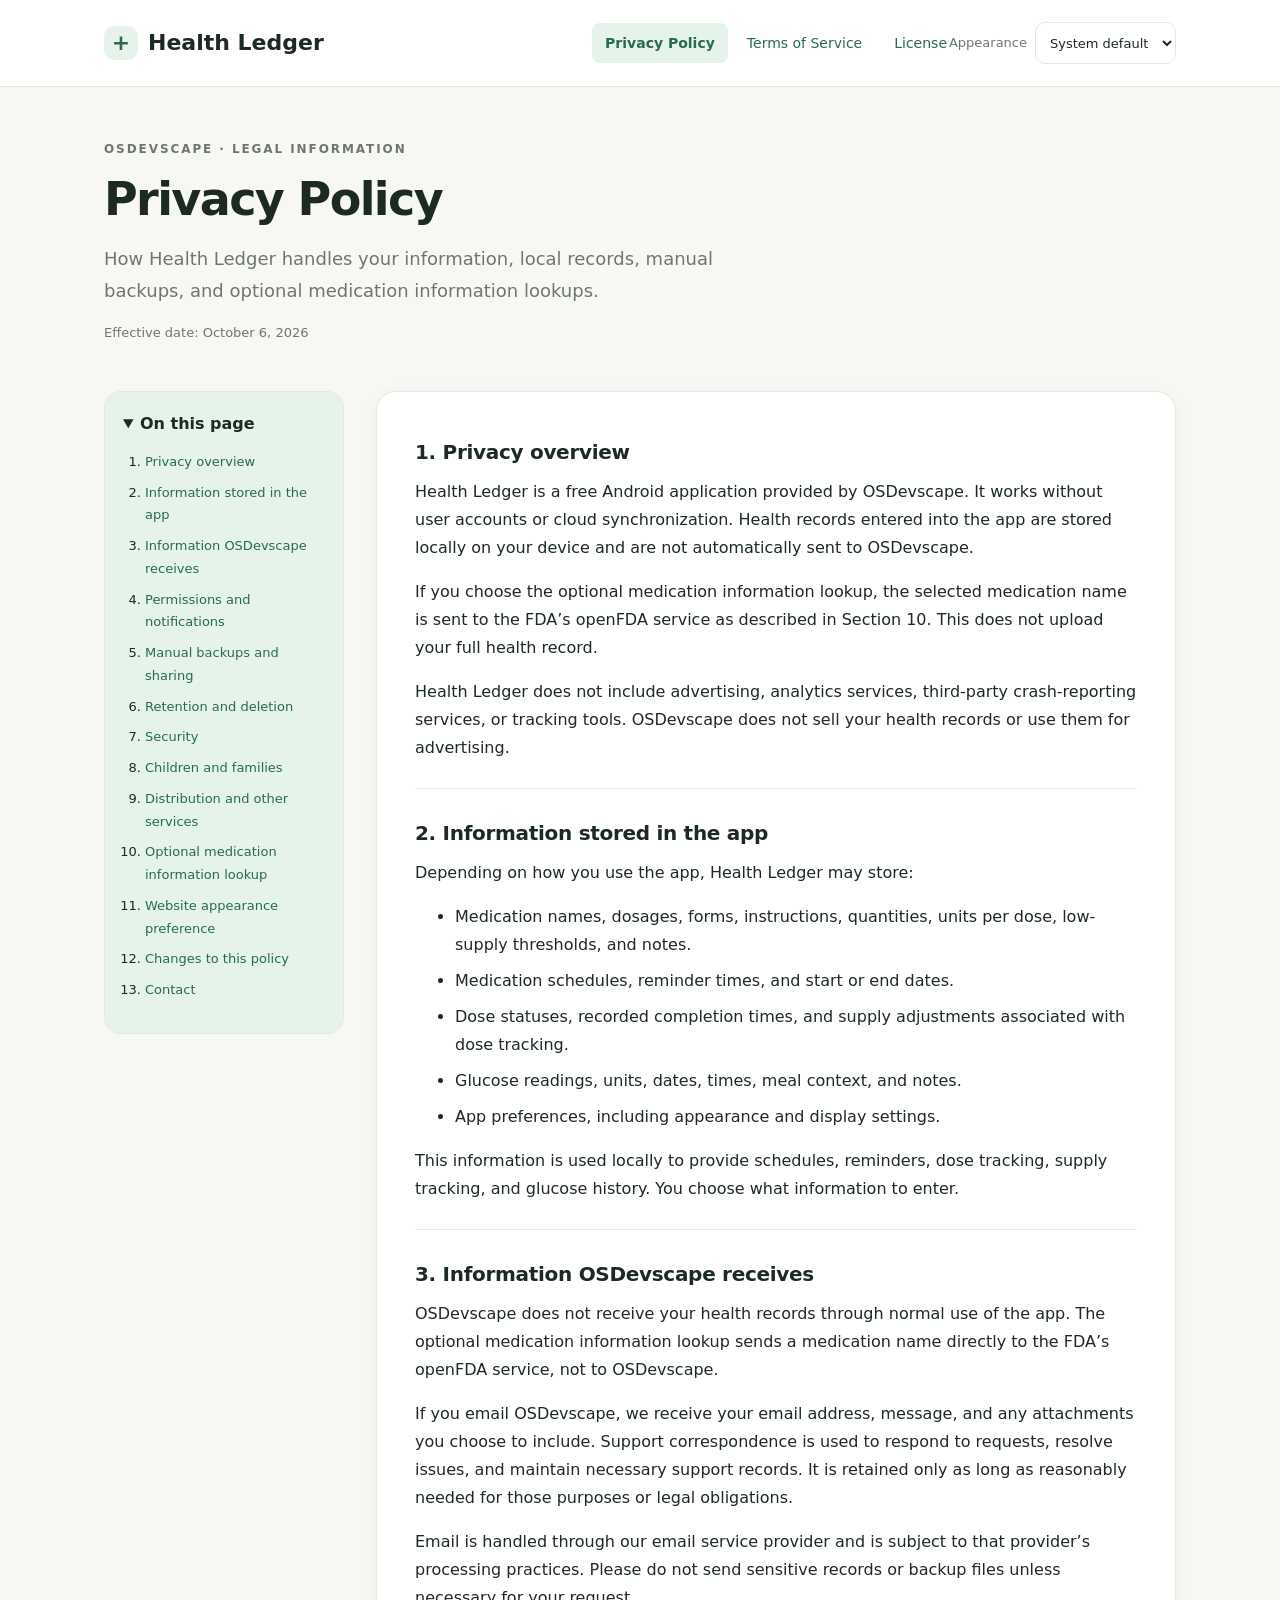
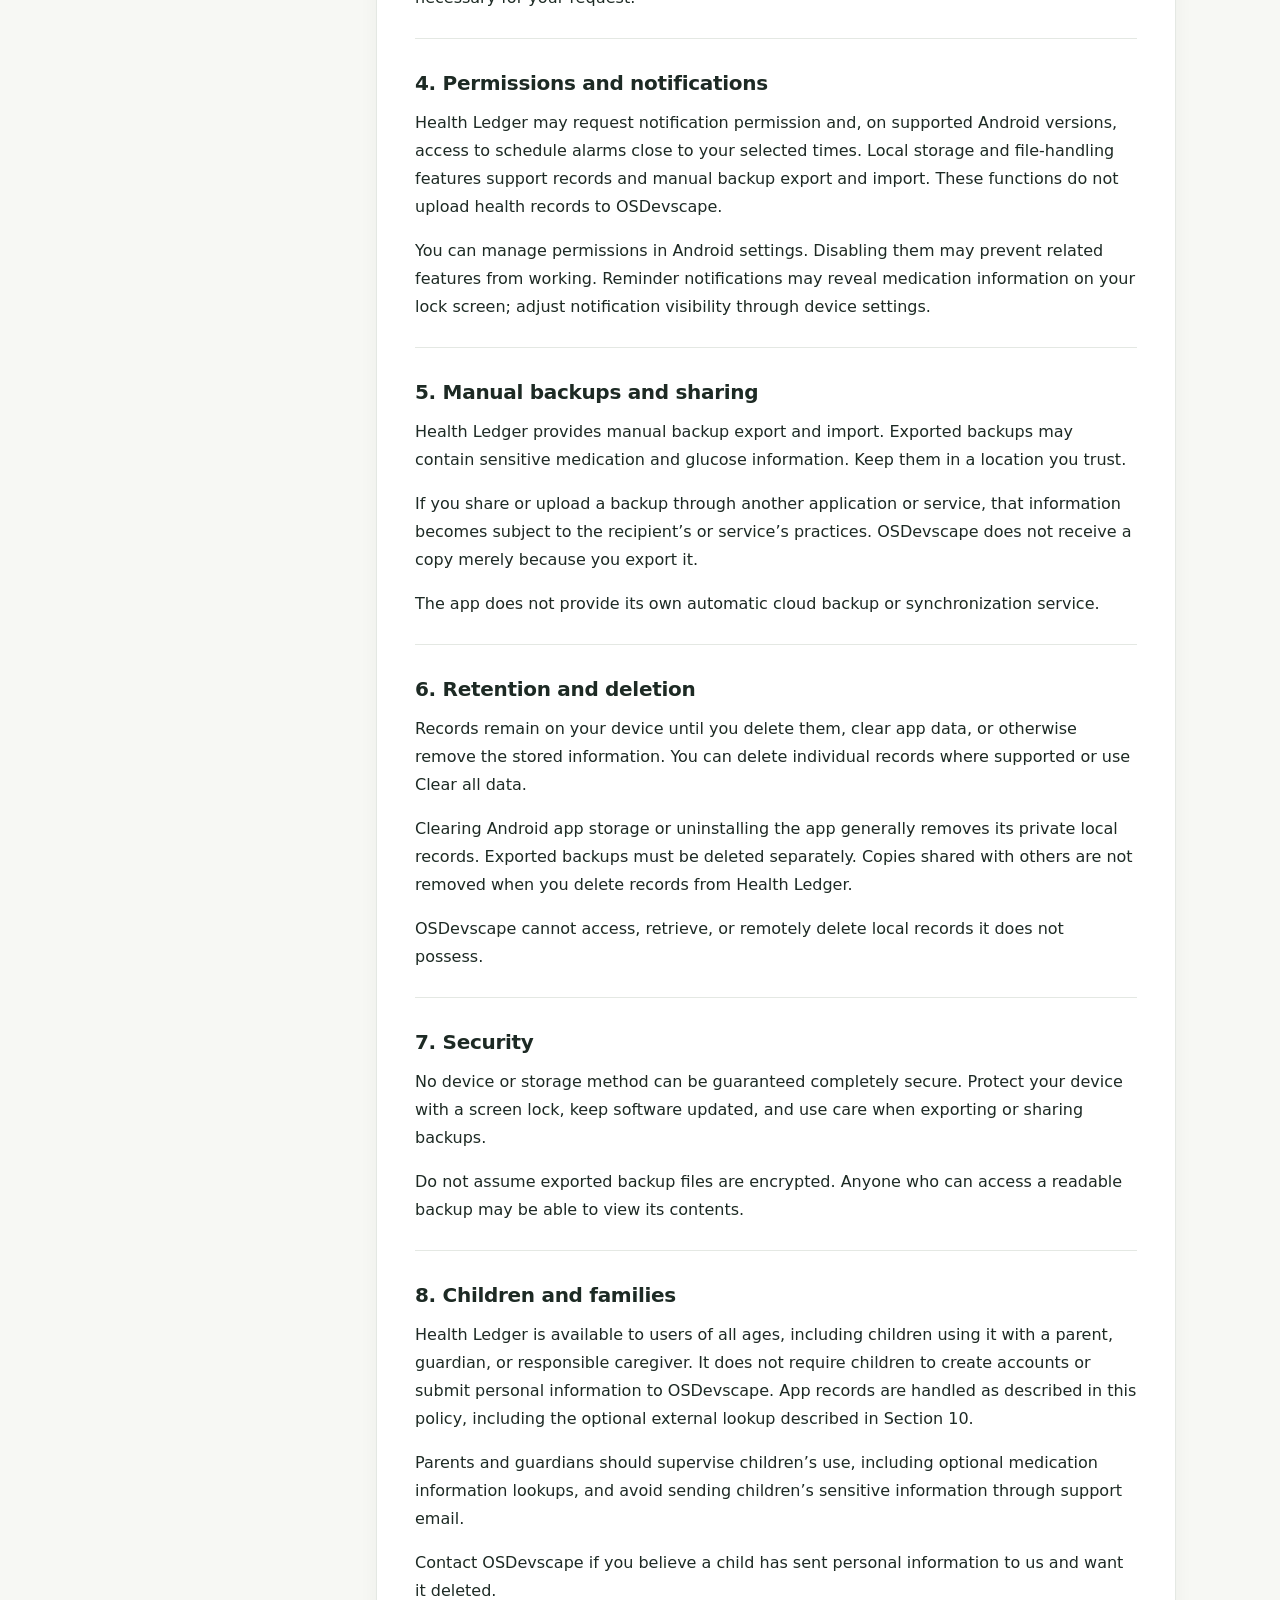
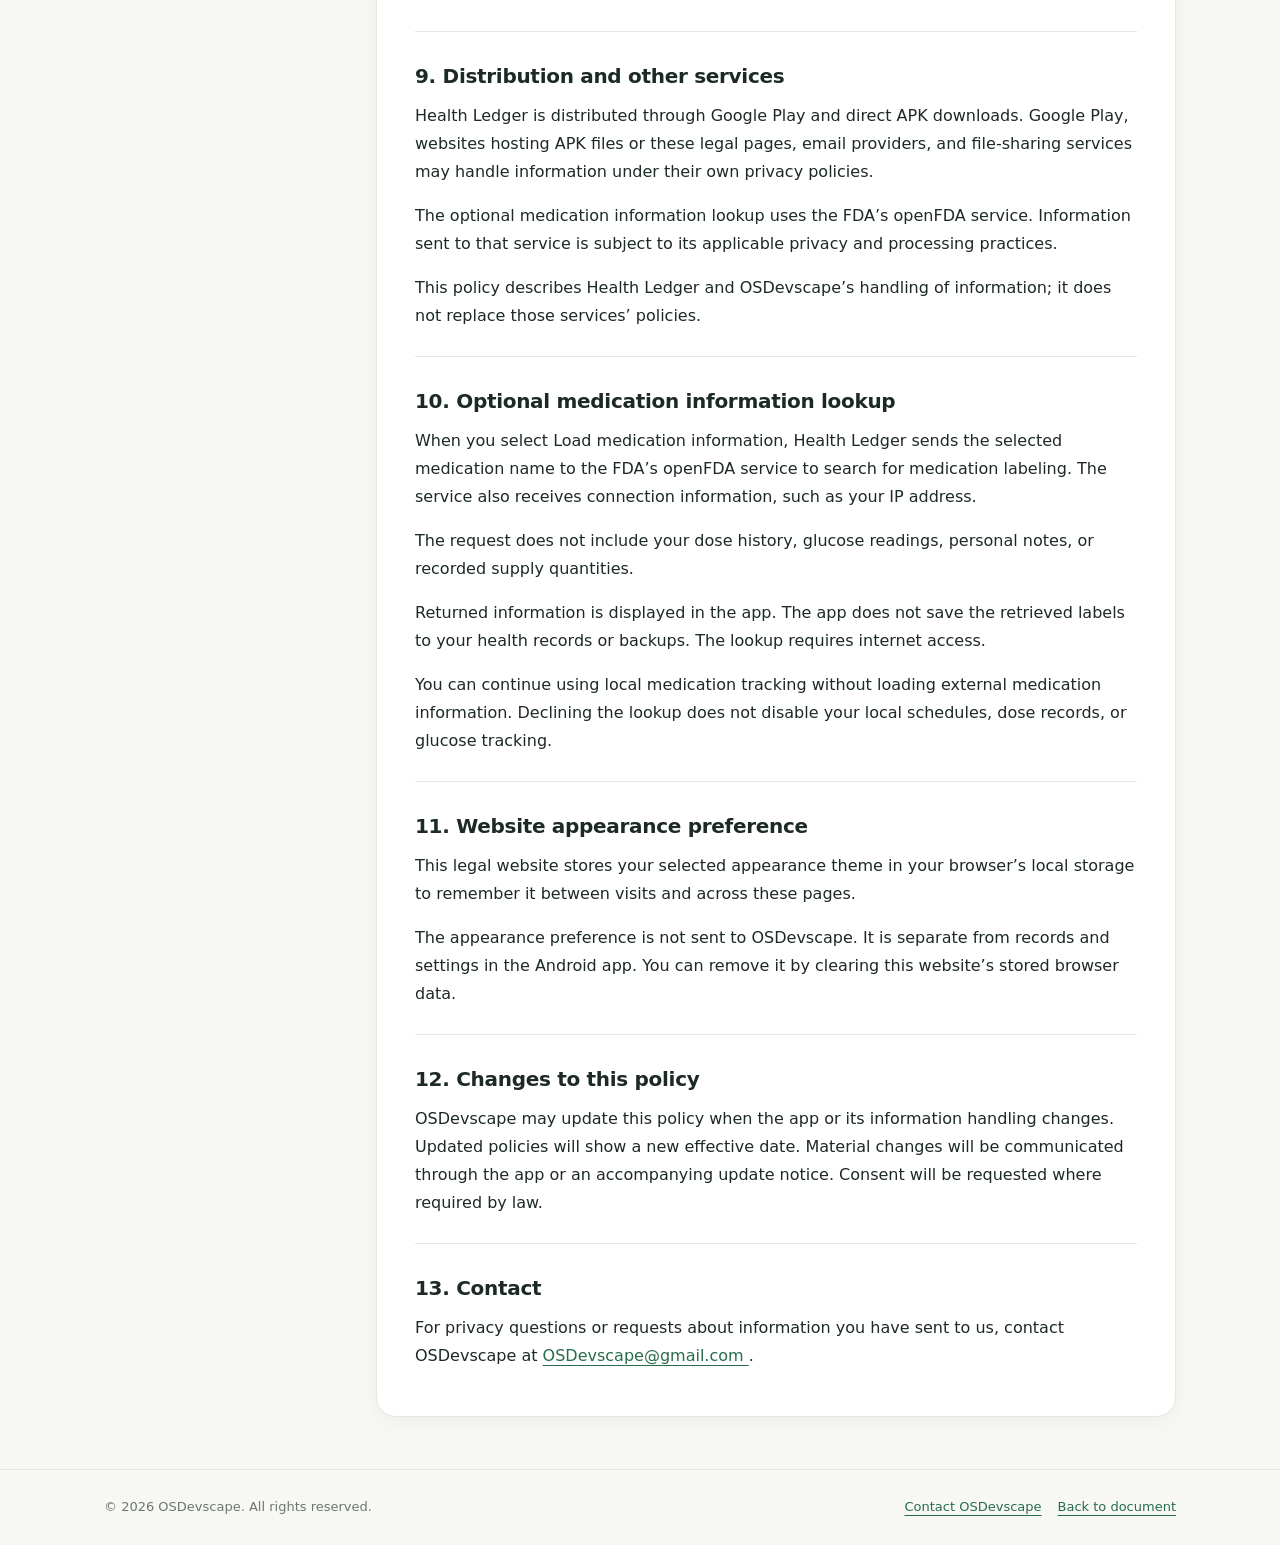
<file: index.html>
<!doctype html>
<html lang="en" data-theme="system">
<head>
  <meta charset="utf-8">
  <meta name="viewport" content="width=device-width, initial-scale=1">
  <meta name="theme-color" content="#28714f">
  <meta
    name="description"
    content="How Health Ledger handles your information, local records, manual backups, and optional medication information lookups."
  >

  <title>Privacy Policy | Health Ledger</title>

  <script src="theme.js"></script>
  <link rel="stylesheet" href="styles.css">
  <link rel="stylesheet" href="themes.css">
</head>

<body>
  <a class="skip" href="#document">Skip to document</a>

  <header>
    <div class="shell bar">
      <a class="brand" href="index.html">
        <span class="mark" aria-hidden="true">+</span>
        Health Ledger
      </a>

      <nav aria-label="Legal pages">
        <a href="index.html" aria-current="page">Privacy Policy</a>
        <a href="terms.html">Terms of Service</a>
        <a href="license.html">License</a>
      </nav>

      <label class="appearance" for="appearance-theme">
        <span>Appearance</span>

        <select id="appearance-theme">
          <option value="system">System default</option>
          <option value="light">Light mode</option>
          <option value="dark">Dark mode</option>
          <option value="osrs">Brown &amp; Gold</option>
        </select>
      </label>
    </div>
  </header>

  <main class="shell">
    <div class="hero">
      <div class="eyebrow">OSDevscape · Legal information</div>

      <h1>Privacy Policy</h1>

      <p class="intro">
        How Health Ledger handles your information, local records,
        manual backups, and optional medication information lookups.
      </p>

      <p class="date">
        Effective date:
        <time datetime="2026-10-06">October 6, 2026</time>
      </p>
    </div>

    <div class="layout">
      <aside aria-label="On this page">
        <details open>
          <summary>On this page</summary>

          <ol>
            <li><a href="#section-1">Privacy overview</a></li>
            <li><a href="#section-2">Information stored in the app</a></li>
            <li><a href="#section-3">Information OSDevscape receives</a></li>
            <li><a href="#section-4">Permissions and notifications</a></li>
            <li><a href="#section-5">Manual backups and sharing</a></li>
            <li><a href="#section-6">Retention and deletion</a></li>
            <li><a href="#section-7">Security</a></li>
            <li><a href="#section-8">Children and families</a></li>
            <li><a href="#section-9">Distribution and other services</a></li>
            <li>
              <a href="#medication-information-lookup">
                Optional medication information lookup
              </a>
            </li>
            <li>
              <a href="#website-appearance">
                Website appearance preference
              </a>
            </li>
            <li><a href="#policy-changes">Changes to this policy</a></li>
            <li><a href="#contact">Contact</a></li>
          </ol>
        </details>
      </aside>

      <article id="document" tabindex="-1">
        <section id="section-1" aria-labelledby="heading-1">
          <h2 id="heading-1">1. Privacy overview</h2>

          <p>
            Health Ledger is a free Android application provided by
            OSDevscape. It works without user accounts or cloud
            synchronization. Health records entered into the app are
            stored locally on your device and are not automatically
            sent to OSDevscape.
          </p>

          <p>
            If you choose the optional medication information lookup,
            the selected medication name is sent to the FDA’s openFDA
            service as described in Section 10. This does not upload
            your full health record.
          </p>

          <p>
            Health Ledger does not include advertising, analytics
            services, third-party crash-reporting services, or tracking
            tools. OSDevscape does not sell your health records or use
            them for advertising.
          </p>
        </section>

        <section id="section-2" aria-labelledby="heading-2">
          <h2 id="heading-2">2. Information stored in the app</h2>

          <p>Depending on how you use the app, Health Ledger may store:</p>

          <ul>
            <li>
              Medication names, dosages, forms, instructions, quantities,
              units per dose, low-supply thresholds, and notes.
            </li>
            <li>
              Medication schedules, reminder times, and start or end dates.
            </li>
            <li>
              Dose statuses, recorded completion times, and supply
              adjustments associated with dose tracking.
            </li>
            <li>
              Glucose readings, units, dates, times, meal context, and notes.
            </li>
            <li>
              App preferences, including appearance and display settings.
            </li>
          </ul>

          <p>
            This information is used locally to provide schedules,
            reminders, dose tracking, supply tracking, and glucose history.
            You choose what information to enter.
          </p>
        </section>

        <section id="section-3" aria-labelledby="heading-3">
          <h2 id="heading-3">3. Information OSDevscape receives</h2>

          <p>
            OSDevscape does not receive your health records through
            normal use of the app. The optional medication information
            lookup sends a medication name directly to the FDA’s openFDA
            service, not to OSDevscape.
          </p>

          <p>
            If you email OSDevscape, we receive your email address,
            message, and any attachments you choose to include.
            Support correspondence is used to respond to requests,
            resolve issues, and maintain necessary support records.
            It is retained only as long as reasonably needed for those
            purposes or legal obligations.
          </p>

          <p>
            Email is handled through our email service provider and is
            subject to that provider’s processing practices. Please do
            not send sensitive records or backup files unless necessary
            for your request.
          </p>
        </section>

        <section id="section-4" aria-labelledby="heading-4">
          <h2 id="heading-4">4. Permissions and notifications</h2>

          <p>
            Health Ledger may request notification permission and,
            on supported Android versions, access to schedule alarms
            close to your selected times. Local storage and file-handling
            features support records and manual backup export and import.
            These functions do not upload health records to OSDevscape.
          </p>

          <p>
            You can manage permissions in Android settings. Disabling
            them may prevent related features from working. Reminder
            notifications may reveal medication information on your
            lock screen; adjust notification visibility through
            device settings.
          </p>
        </section>

        <section id="section-5" aria-labelledby="heading-5">
          <h2 id="heading-5">5. Manual backups and sharing</h2>

          <p>
            Health Ledger provides manual backup export and import.
            Exported backups may contain sensitive medication and glucose
            information. Keep them in a location you trust.
          </p>

          <p>
            If you share or upload a backup through another application
            or service, that information becomes subject to the
            recipient’s or service’s practices. OSDevscape does not
            receive a copy merely because you export it.
          </p>

          <p>
            The app does not provide its own automatic cloud backup
            or synchronization service.
          </p>
        </section>

        <section id="section-6" aria-labelledby="heading-6">
          <h2 id="heading-6">6. Retention and deletion</h2>

          <p>
            Records remain on your device until you delete them, clear
            app data, or otherwise remove the stored information. You
            can delete individual records where supported or use
            Clear all data.
          </p>

          <p>
            Clearing Android app storage or uninstalling the app generally
            removes its private local records. Exported backups must be
            deleted separately. Copies shared with others are not removed
            when you delete records from Health Ledger.
          </p>

          <p>
            OSDevscape cannot access, retrieve, or remotely delete local
            records it does not possess.
          </p>
        </section>

        <section id="section-7" aria-labelledby="heading-7">
          <h2 id="heading-7">7. Security</h2>

          <p>
            No device or storage method can be guaranteed completely
            secure. Protect your device with a screen lock, keep software
            updated, and use care when exporting or sharing backups.
          </p>

          <p>
            Do not assume exported backup files are encrypted. Anyone
            who can access a readable backup may be able to view
            its contents.
          </p>
        </section>

        <section id="section-8" aria-labelledby="heading-8">
          <h2 id="heading-8">8. Children and families</h2>

          <p>
            Health Ledger is available to users of all ages, including
            children using it with a parent, guardian, or responsible
            caregiver. It does not require children to create accounts
            or submit personal information to OSDevscape. App records
            are handled as described in this policy, including the
            optional external lookup described in Section 10.
          </p>

          <p>
            Parents and guardians should supervise children’s use,
            including optional medication information lookups, and
            avoid sending children’s sensitive information through
            support email.
          </p>

          <p>
            Contact OSDevscape if you believe a child has sent personal
            information to us and want it deleted.
          </p>
        </section>

        <section id="section-9" aria-labelledby="heading-9">
          <h2 id="heading-9">9. Distribution and other services</h2>

          <p>
            Health Ledger is distributed through Google Play and direct
            APK downloads. Google Play, websites hosting APK files or
            these legal pages, email providers, and file-sharing services
            may handle information under their own privacy policies.
          </p>

          <p>
            The optional medication information lookup uses the FDA’s
            openFDA service. Information sent to that service is subject
            to its applicable privacy and processing practices.
          </p>

          <p>
            This policy describes Health Ledger and OSDevscape’s handling
            of information; it does not replace those services’ policies.
          </p>
        </section>

        <section
          id="medication-information-lookup"
          aria-labelledby="medication-information-lookup-title"
        >
          <h2 id="medication-information-lookup-title">
            10. Optional medication information lookup
          </h2>

          <p>
            When you select Load medication information, Health Ledger
            sends the selected medication name to the FDA’s openFDA
            service to search for medication labeling. The service
            also receives connection information, such as your IP address.
          </p>

          <p>
            The request does not include your dose history, glucose
            readings, personal notes, or recorded supply quantities.
          </p>

          <p>
            Returned information is displayed in the app. The app does
            not save the retrieved labels to your health records or
            backups. The lookup requires internet access.
          </p>

          <p>
            You can continue using local medication tracking without
            loading external medication information. Declining the lookup
            does not disable your local schedules, dose records, or
            glucose tracking.
          </p>
        </section>

        <section
          id="website-appearance"
          aria-labelledby="website-appearance-title"
        >
          <h2 id="website-appearance-title">
            11. Website appearance preference
          </h2>

          <p>
            This legal website stores your selected appearance theme
            in your browser’s local storage to remember it between
            visits and across these pages.
          </p>

          <p>
            The appearance preference is not sent to OSDevscape.
            It is separate from records and settings in the Android app.
            You can remove it by clearing this website’s stored
            browser data.
          </p>
        </section>

        <section id="policy-changes" aria-labelledby="policy-changes-title">
          <h2 id="policy-changes-title">12. Changes to this policy</h2>

          <p>
            OSDevscape may update this policy when the app or its
            information handling changes. Updated policies will show
            a new effective date. Material changes will be communicated
            through the app or an accompanying update notice. Consent
            will be requested where required by law.
          </p>
        </section>

        <section id="contact" aria-labelledby="contact-title">
          <h2 id="contact-title">13. Contact</h2>

          <p>
            For privacy questions or requests about information you
            have sent to us, contact OSDevscape at
            <a href="mailto:OSDevscape@gmail.com">
              OSDevscape@gmail.com
            </a>.
          </p>
        </section>
      </article>
    </div>
  </main>

  <footer>
    <div class="shell foot">
      <span>© 2026 OSDevscape. All rights reserved.</span>

      <div class="footerlinks">
        <a href="mailto:OSDevscape@gmail.com">Contact OSDevscape</a>
        <a href="#document">Back to document</a>
      </div>
    </div>
  </footer>
</body>
</html>
</file>
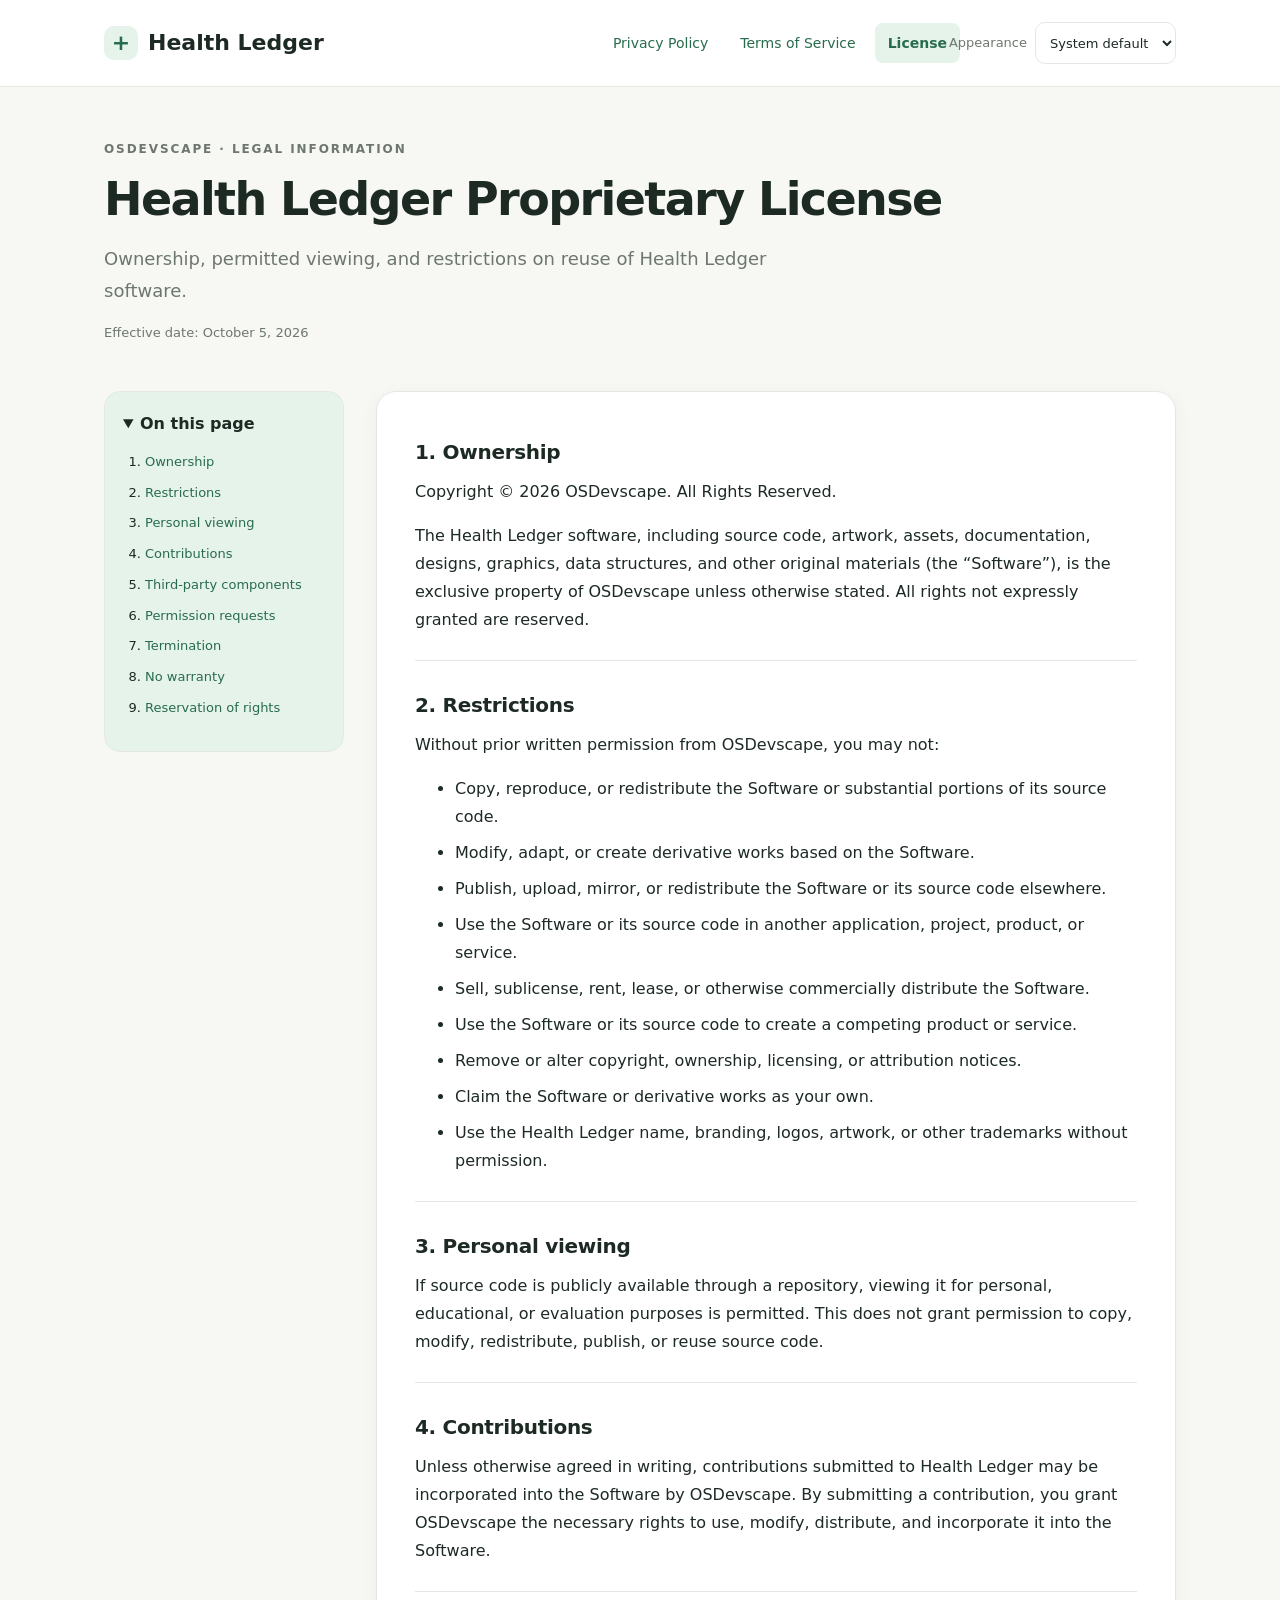
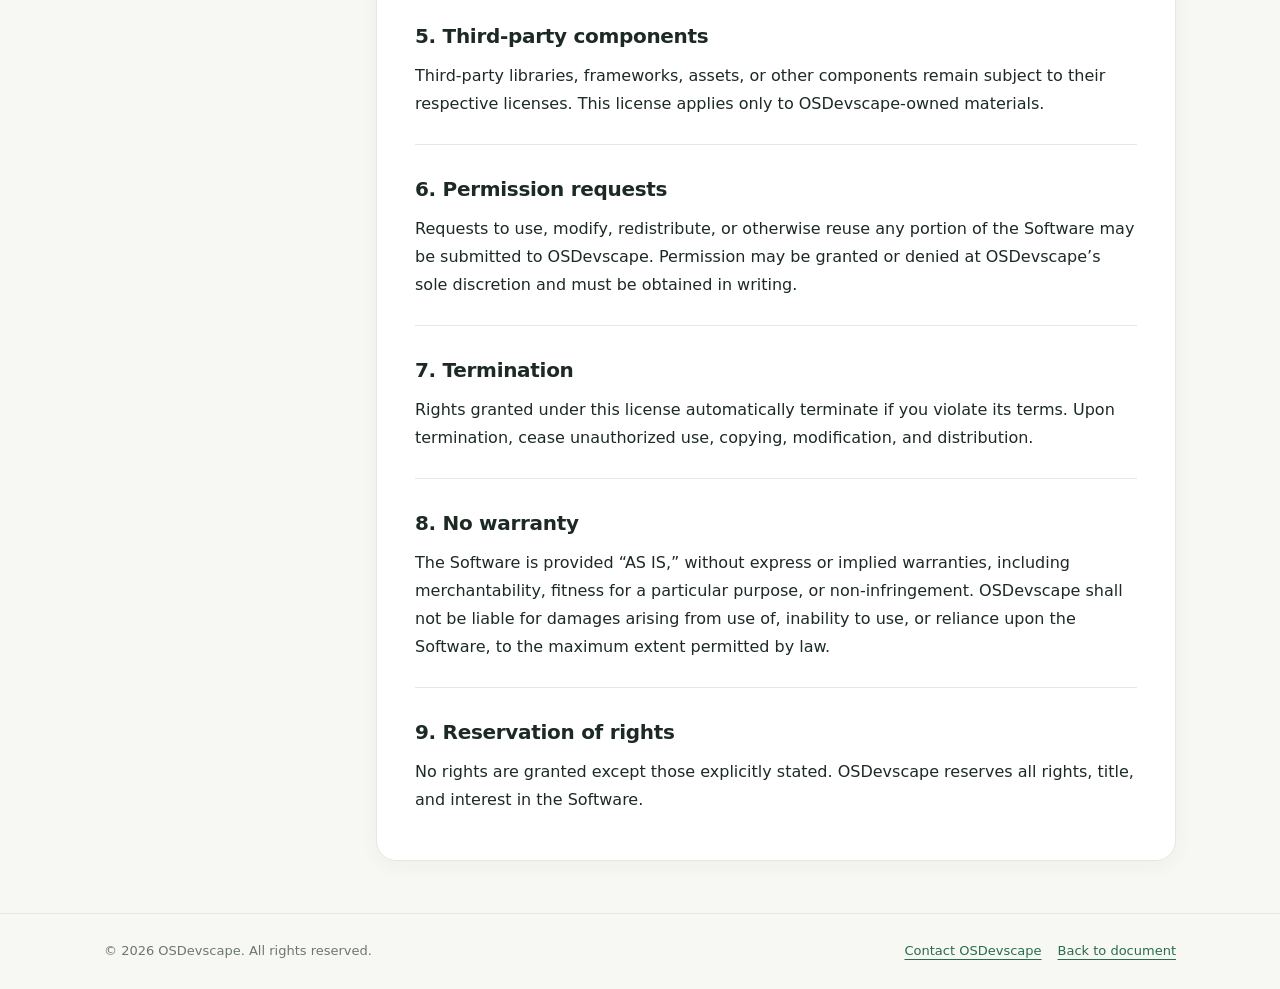
<file: license.html>
<!doctype html>
<html lang="en"><head><meta charset="utf-8"><meta name="viewport" content="width=device-width,initial-scale=1"><meta name="theme-color" content="#28714f"><meta name="description" content="Ownership, permitted viewing, and restrictions on reuse of Health Ledger software."><title>License | Health Ledger</title><script src="theme.js"></script>
<link rel="stylesheet" href="styles.css">
<link rel="stylesheet" href="themes.css"></head>
<body><a class="skip" href="#document">Skip to document</a><header><div class="shell bar"><a class="brand" href="index.html"><span class="mark" aria-hidden="true">+</span>Health Ledger</a><nav aria-label="Legal pages"><a href="index.html">Privacy Policy</a><a href="terms.html">Terms of Service</a><a href="license.html" aria-current="page">License</a></nav><label class="appearance" for="appearance-theme">
  <span>Appearance</span>
  <select id="appearance-theme">
    <option value="system">System default</option>
    <option value="light">Light mode</option>
    <option value="dark">Dark mode</option>
    <option value="osrs">Brown &amp; Gold</option>
  </select>
</label></div></header><main class="shell"><div class="hero"><div class="eyebrow">OSDevscape · Legal information</div><h1>Health Ledger Proprietary License</h1><p class="intro">Ownership, permitted viewing, and restrictions on reuse of Health Ledger software.</p><p class="date">Effective date: <time datetime="2026-10-05">October 5, 2026</time></p></div><div class="layout"><aside aria-label="On this page"><details open><summary>On this page</summary><ol><li><a href="#section-1">Ownership</a></li><li><a href="#section-2">Restrictions</a></li><li><a href="#section-3">Personal viewing</a></li><li><a href="#section-4">Contributions</a></li><li><a href="#section-5">Third-party components</a></li><li><a href="#section-6">Permission requests</a></li><li><a href="#section-7">Termination</a></li><li><a href="#section-8">No warranty</a></li><li><a href="#section-9">Reservation of rights</a></li></ol></details></aside><article id="document" tabindex="-1"><section id="section-1" aria-labelledby="heading-1"><h2 id="heading-1">1. Ownership</h2><p>Copyright © 2026 OSDevscape. All Rights Reserved.</p><p>The Health Ledger software, including source code, artwork, assets, documentation, designs, graphics, data structures, and other original materials (the “Software”), is the exclusive property of OSDevscape unless otherwise stated. All rights not expressly granted are reserved.</p></section><section id="section-2" aria-labelledby="heading-2"><h2 id="heading-2">2. Restrictions</h2><p>Without prior written permission from OSDevscape, you may not:</p><ul><li>Copy, reproduce, or redistribute the Software or substantial portions of its source code.</li><li>Modify, adapt, or create derivative works based on the Software.</li><li>Publish, upload, mirror, or redistribute the Software or its source code elsewhere.</li><li>Use the Software or its source code in another application, project, product, or service.</li><li>Sell, sublicense, rent, lease, or otherwise commercially distribute the Software.</li><li>Use the Software or its source code to create a competing product or service.</li><li>Remove or alter copyright, ownership, licensing, or attribution notices.</li><li>Claim the Software or derivative works as your own.</li><li>Use the Health Ledger name, branding, logos, artwork, or other trademarks without permission.</li></ul></section><section id="section-3" aria-labelledby="heading-3"><h2 id="heading-3">3. Personal viewing</h2><p>If source code is publicly available through a repository, viewing it for personal, educational, or evaluation purposes is permitted. This does not grant permission to copy, modify, redistribute, publish, or reuse source code.</p></section><section id="section-4" aria-labelledby="heading-4"><h2 id="heading-4">4. Contributions</h2><p>Unless otherwise agreed in writing, contributions submitted to Health Ledger may be incorporated into the Software by OSDevscape. By submitting a contribution, you grant OSDevscape the necessary rights to use, modify, distribute, and incorporate it into the Software.</p></section><section id="section-5" aria-labelledby="heading-5"><h2 id="heading-5">5. Third-party components</h2><p>Third-party libraries, frameworks, assets, or other components remain subject to their respective licenses. This license applies only to OSDevscape-owned materials.</p></section><section id="section-6" aria-labelledby="heading-6"><h2 id="heading-6">6. Permission requests</h2><p>Requests to use, modify, redistribute, or otherwise reuse any portion of the Software may be submitted to OSDevscape. Permission may be granted or denied at OSDevscape’s sole discretion and must be obtained in writing.</p></section><section id="section-7" aria-labelledby="heading-7"><h2 id="heading-7">7. Termination</h2><p>Rights granted under this license automatically terminate if you violate its terms. Upon termination, cease unauthorized use, copying, modification, and distribution.</p></section><section id="section-8" aria-labelledby="heading-8"><h2 id="heading-8">8. No warranty</h2><p>The Software is provided “AS IS,” without express or implied warranties, including merchantability, fitness for a particular purpose, or non-infringement. OSDevscape shall not be liable for damages arising from use of, inability to use, or reliance upon the Software, to the maximum extent permitted by law.</p></section><section id="section-9" aria-labelledby="heading-9"><h2 id="heading-9">9. Reservation of rights</h2><p>No rights are granted except those explicitly stated. OSDevscape reserves all rights, title, and interest in the Software.</p></section></article></div></main><footer><div class="shell foot"><span>© 2026 OSDevscape. All rights reserved.</span><div class="footerlinks"><a href="mailto:OSDevscape@gmail.com">Contact OSDevscape</a><a href="#document">Back to document</a></div></div></footer></body></html>
</file>
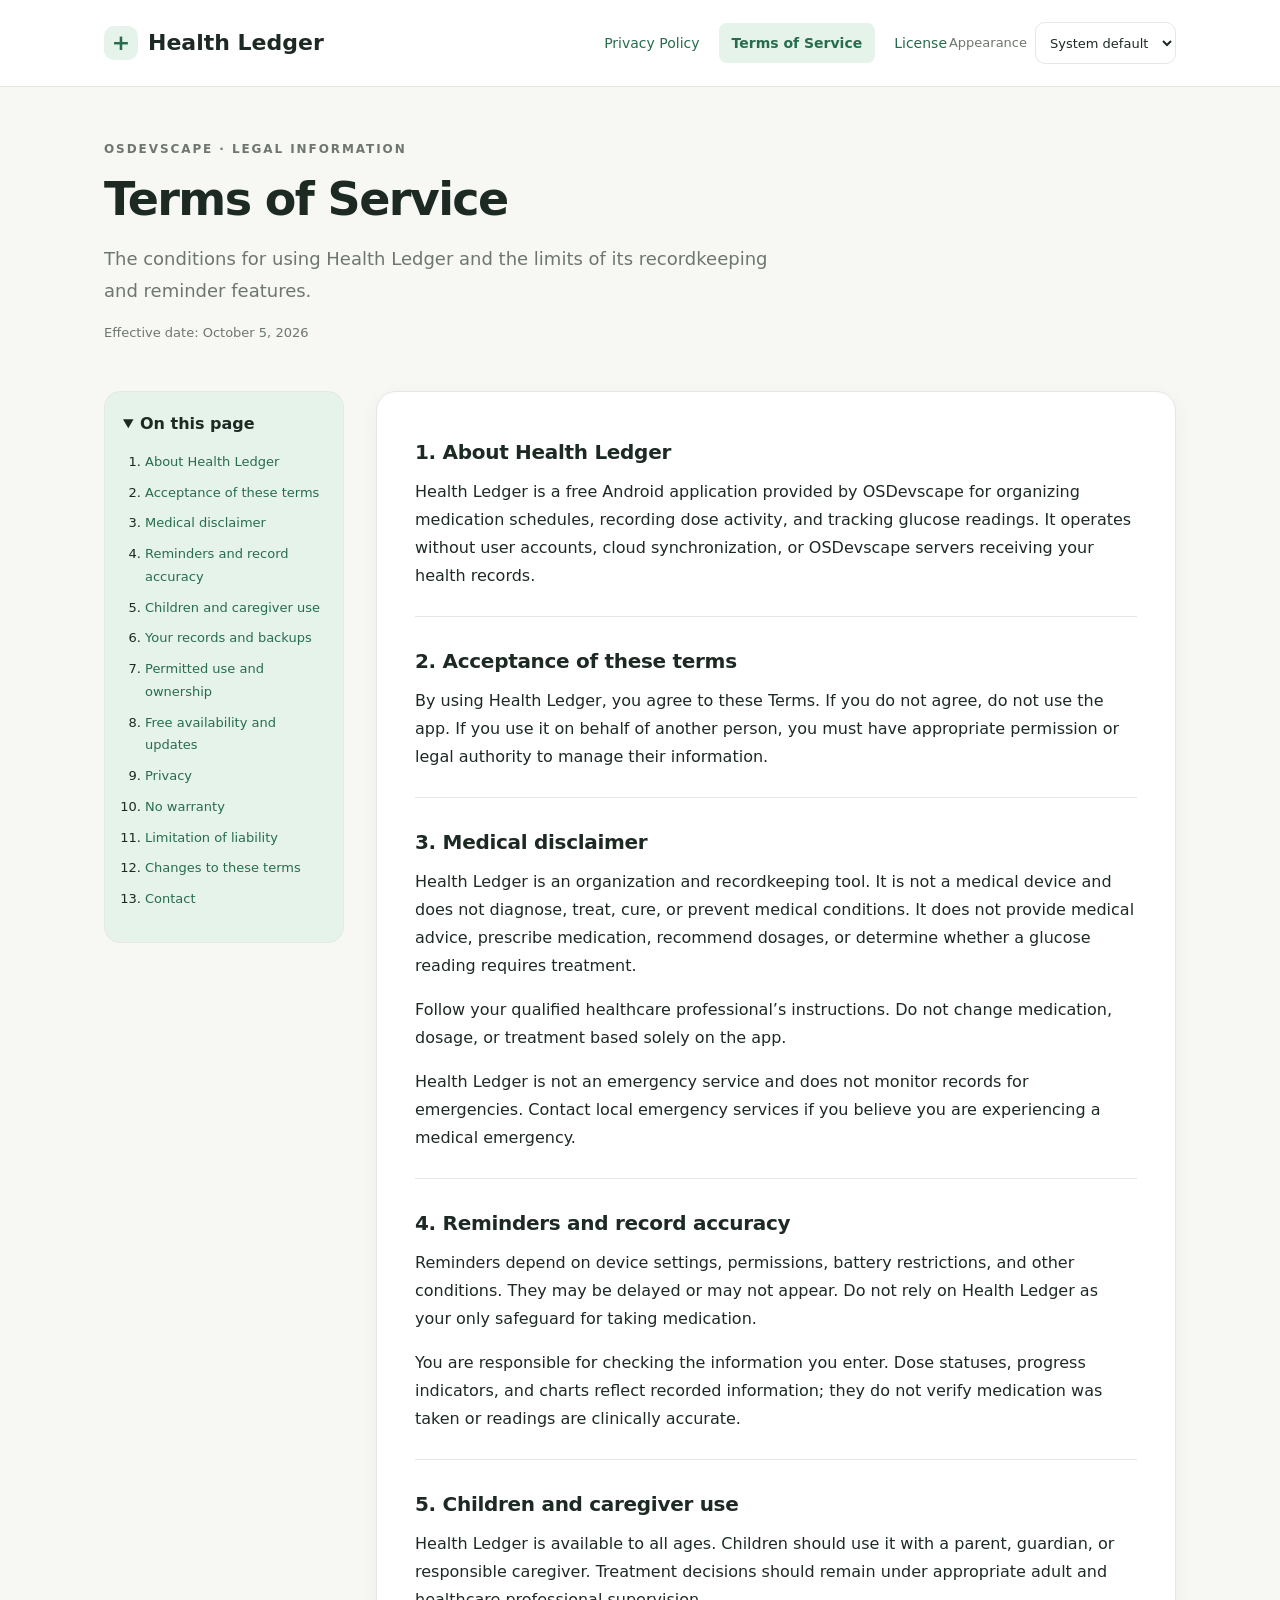
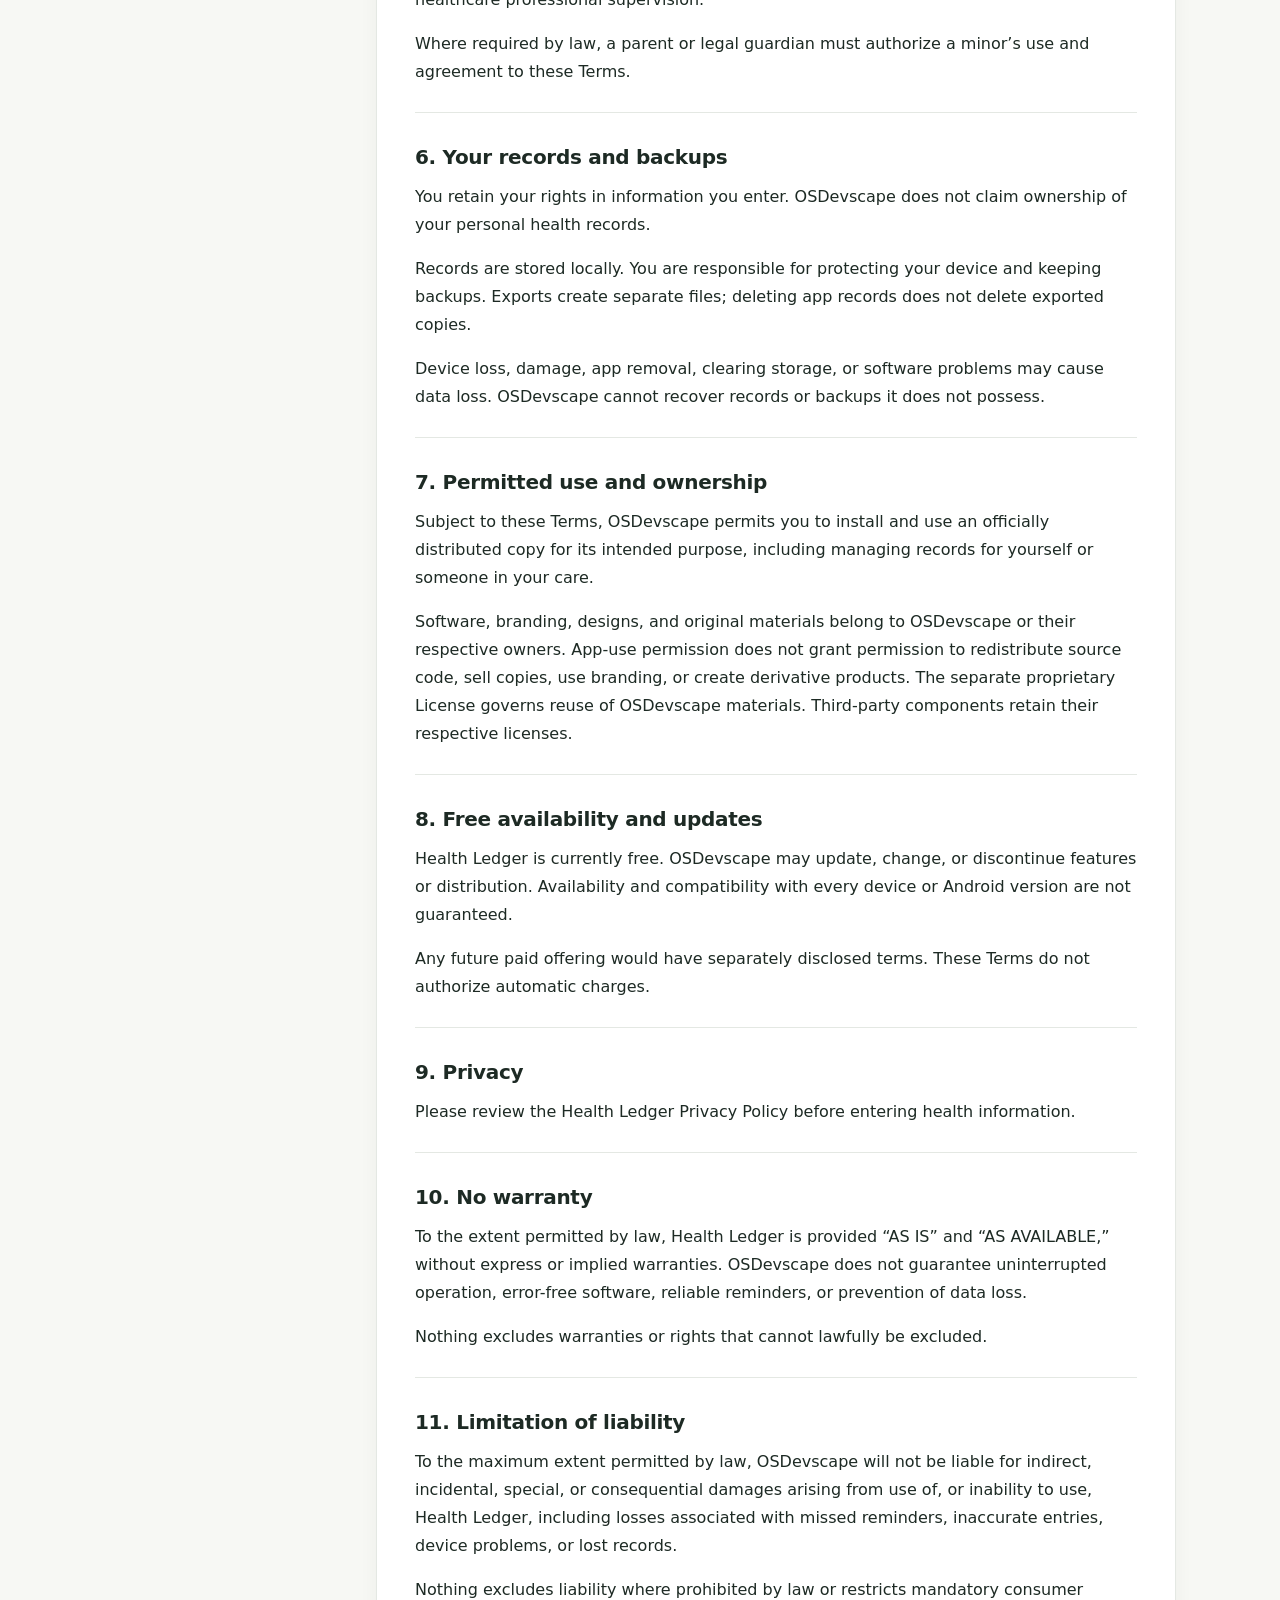
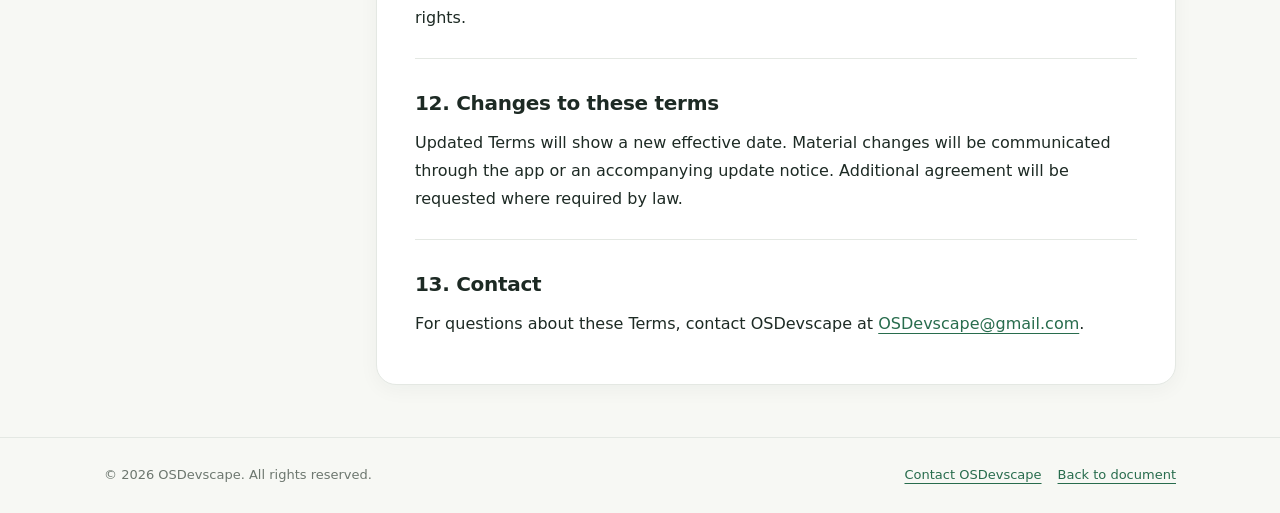
<file: terms.html>
<!doctype html>
<html lang="en"><head><meta charset="utf-8"><meta name="viewport" content="width=device-width,initial-scale=1"><meta name="theme-color" content="#28714f"><meta name="description" content="The conditions for using Health Ledger and the limits of its recordkeeping and reminder features."><title>Terms of Service | Health Ledger</title><script src="theme.js"></script>
<link rel="stylesheet" href="styles.css">
<link rel="stylesheet" href="themes.css"></head>
<body><a class="skip" href="#document">Skip to document</a><header><div class="shell bar"><a class="brand" href="index.html"><span class="mark" aria-hidden="true">+</span>Health Ledger</a><nav aria-label="Legal pages"><a href="index.html">Privacy Policy</a><a href="terms.html" aria-current="page">Terms of Service</a><a href="license.html">License</a></nav><label class="appearance" for="appearance-theme">
  <span>Appearance</span>
  <select id="appearance-theme">
    <option value="system">System default</option>
    <option value="light">Light mode</option>
    <option value="dark">Dark mode</option>
    <option value="osrs">Brown &amp; Gold</option>
  </select>
</label></div></header><main class="shell"><div class="hero"><div class="eyebrow">OSDevscape · Legal information</div><h1>Terms of Service</h1><p class="intro">The conditions for using Health Ledger and the limits of its recordkeeping and reminder features.</p><p class="date">Effective date: <time datetime="2026-10-05">October 5, 2026</time></p></div><div class="layout"><aside aria-label="On this page"><details open><summary>On this page</summary><ol><li><a href="#section-1">About Health Ledger</a></li><li><a href="#section-2">Acceptance of these terms</a></li><li><a href="#section-3">Medical disclaimer</a></li><li><a href="#section-4">Reminders and record accuracy</a></li><li><a href="#section-5">Children and caregiver use</a></li><li><a href="#section-6">Your records and backups</a></li><li><a href="#section-7">Permitted use and ownership</a></li><li><a href="#section-8">Free availability and updates</a></li><li><a href="#section-9">Privacy</a></li><li><a href="#section-10">No warranty</a></li><li><a href="#section-11">Limitation of liability</a></li><li><a href="#section-12">Changes to these terms</a></li><li><a href="#section-13">Contact</a></li></ol></details></aside><article id="document" tabindex="-1"><section id="section-1" aria-labelledby="heading-1"><h2 id="heading-1">1. About Health Ledger</h2><p>Health Ledger is a free Android application provided by OSDevscape for organizing medication schedules, recording dose activity, and tracking glucose readings. It operates without user accounts, cloud synchronization, or OSDevscape servers receiving your health records.</p></section><section id="section-2" aria-labelledby="heading-2"><h2 id="heading-2">2. Acceptance of these terms</h2><p>By using Health Ledger, you agree to these Terms. If you do not agree, do not use the app. If you use it on behalf of another person, you must have appropriate permission or legal authority to manage their information.</p></section><section id="section-3" aria-labelledby="heading-3"><h2 id="heading-3">3. Medical disclaimer</h2><p>Health Ledger is an organization and recordkeeping tool. It is not a medical device and does not diagnose, treat, cure, or prevent medical conditions. It does not provide medical advice, prescribe medication, recommend dosages, or determine whether a glucose reading requires treatment.</p><p>Follow your qualified healthcare professional’s instructions. Do not change medication, dosage, or treatment based solely on the app.</p><p>Health Ledger is not an emergency service and does not monitor records for emergencies. Contact local emergency services if you believe you are experiencing a medical emergency.</p></section><section id="section-4" aria-labelledby="heading-4"><h2 id="heading-4">4. Reminders and record accuracy</h2><p>Reminders depend on device settings, permissions, battery restrictions, and other conditions. They may be delayed or may not appear. Do not rely on Health Ledger as your only safeguard for taking medication.</p><p>You are responsible for checking the information you enter. Dose statuses, progress indicators, and charts reflect recorded information; they do not verify medication was taken or readings are clinically accurate.</p></section><section id="section-5" aria-labelledby="heading-5"><h2 id="heading-5">5. Children and caregiver use</h2><p>Health Ledger is available to all ages. Children should use it with a parent, guardian, or responsible caregiver. Treatment decisions should remain under appropriate adult and healthcare professional supervision.</p><p>Where required by law, a parent or legal guardian must authorize a minor’s use and agreement to these Terms.</p></section><section id="section-6" aria-labelledby="heading-6"><h2 id="heading-6">6. Your records and backups</h2><p>You retain your rights in information you enter. OSDevscape does not claim ownership of your personal health records.</p><p>Records are stored locally. You are responsible for protecting your device and keeping backups. Exports create separate files; deleting app records does not delete exported copies.</p><p>Device loss, damage, app removal, clearing storage, or software problems may cause data loss. OSDevscape cannot recover records or backups it does not possess.</p></section><section id="section-7" aria-labelledby="heading-7"><h2 id="heading-7">7. Permitted use and ownership</h2><p>Subject to these Terms, OSDevscape permits you to install and use an officially distributed copy for its intended purpose, including managing records for yourself or someone in your care.</p><p>Software, branding, designs, and original materials belong to OSDevscape or their respective owners. App-use permission does not grant permission to redistribute source code, sell copies, use branding, or create derivative products. The separate proprietary License governs reuse of OSDevscape materials. Third-party components retain their respective licenses.</p></section><section id="section-8" aria-labelledby="heading-8"><h2 id="heading-8">8. Free availability and updates</h2><p>Health Ledger is currently free. OSDevscape may update, change, or discontinue features or distribution. Availability and compatibility with every device or Android version are not guaranteed.</p><p>Any future paid offering would have separately disclosed terms. These Terms do not authorize automatic charges.</p></section><section id="section-9" aria-labelledby="heading-9"><h2 id="heading-9">9. Privacy</h2><p>Please review the Health Ledger Privacy Policy before entering health information.</p></section><section id="section-10" aria-labelledby="heading-10"><h2 id="heading-10">10. No warranty</h2><p>To the extent permitted by law, Health Ledger is provided “AS IS” and “AS AVAILABLE,” without express or implied warranties. OSDevscape does not guarantee uninterrupted operation, error-free software, reliable reminders, or prevention of data loss.</p><p>Nothing excludes warranties or rights that cannot lawfully be excluded.</p></section><section id="section-11" aria-labelledby="heading-11"><h2 id="heading-11">11. Limitation of liability</h2><p>To the maximum extent permitted by law, OSDevscape will not be liable for indirect, incidental, special, or consequential damages arising from use of, or inability to use, Health Ledger, including losses associated with missed reminders, inaccurate entries, device problems, or lost records.</p><p>Nothing excludes liability where prohibited by law or restricts mandatory consumer rights.</p></section><section id="section-12" aria-labelledby="heading-12"><h2 id="heading-12">12. Changes to these terms</h2><p>Updated Terms will show a new effective date. Material changes will be communicated through the app or an accompanying update notice. Additional agreement will be requested where required by law.</p></section><section id="section-13" aria-labelledby="heading-13"><h2 id="heading-13">13. Contact</h2><p>For questions about these Terms, contact OSDevscape at <a href="mailto:OSDevscape@gmail.com">OSDevscape@gmail.com</a>.</p></section></article></div></main><footer><div class="shell foot"><span>© 2026 OSDevscape. All rights reserved.</span><div class="footerlinks"><a href="mailto:OSDevscape@gmail.com">Contact OSDevscape</a><a href="#document">Back to document</a></div></div></footer></body></html>
</file>
<file: styles.css>
*{box-sizing:border-box}html{scroll-behavior:smooth;scroll-padding-top:24px}body{margin:0;background:#f6f7f3;color:#22392e;font-family:system-ui,-apple-system,BlinkMacSystemFont,"Segoe UI",sans-serif;line-height:1.75}a{color:#236546;text-underline-offset:4px}a:hover{color:#153b29}a:focus-visible,button:focus-visible,summary:focus-visible{outline:3px solid #ad772b;outline-offset:5px}.skip{position:absolute;left:16px;top:-90px;background:white;padding:12px;z-index:5}.skip:focus{top:10px}.shell{max-width:1120px;margin:auto;padding:0 24px}header{background:#fff;border-bottom:1px solid #dce5dd}.bar{display:flex;align-items:center;justify-content:space-between;gap:20px;padding-top:22px;padding-bottom:22px}.brand{text-decoration:none;color:#22392e;font-weight:750;font-size:22px;display:flex;align-items:center;gap:10px}.mark{background:#28714f;color:#fff;width:34px;height:34px;border-radius:10px;text-align:center;line-height:34px}nav{display:flex;gap:6px;flex-wrap:wrap}nav a{padding:8px 13px;text-decoration:none;font-size:14px;border-radius:8px}nav a[aria-current=page]{background:#e8f1e9;font-weight:650}.hero{padding:52px 0 30px}.eyebrow{font-size:12px;letter-spacing:.16em;text-transform:uppercase;color:#597363;font-weight:700}h1{font-size:clamp(32px,5vw,46px);line-height:1.2;margin:12px 0 16px;letter-spacing:-.035em}.intro{color:#52685b;max-width:680px;font-size:18px}.date{font-size:13px;color:#617468}.layout{display:grid;grid-template-columns:240px minmax(0,1fr);gap:32px;align-items:start;padding-bottom:52px}aside{position:sticky;top:24px;background:#edf2eb;border:1px solid #dce5dd;border-radius:16px;padding:18px}aside summary{font-weight:700;cursor:pointer}aside ol{padding-left:22px;font-size:13px}aside li{margin:8px 0}aside a{text-decoration:none}article{background:#fff;border:1px solid #dce5dd;border-radius:20px;padding:30px 38px;box-shadow:0 8px 30px #22392e06}section+section{border-top:1px solid #e6ece6;margin-top:26px;padding-top:14px}h2{font-size:20px;line-height:1.4;letter-spacing:-.015em;margin:16px 0 12px}p{margin:0 0 16px}li{margin:8px 0}footer{border-top:1px solid #dce5dd;padding:26px 0;color:#617468;font-size:13px}.foot{display:flex;justify-content:space-between;gap:16px;flex-wrap:wrap}.footerlinks{display:flex;gap:16px;flex-wrap:wrap}@media(max-width:780px){.bar{align-items:flex-start;flex-direction:column;gap:12px}.layout{grid-template-columns:1fr;gap:20px}aside{position:static}.hero{padding-top:32px}article{padding:20px}.shell{padding:0 18px}nav a{padding:7px 10px}aside ol{columns:2}}@media(max-width:440px){aside ol{columns:1}}@media(prefers-reduced-motion:reduce){html{scroll-behavior:auto}}@media print{header,aside,.skip,footer{display:none}.shell{max-width:none;padding:0}.layout{display:block}body{background:white;color:black}article{border:0;box-shadow:none;padding:0}.hero{padding:0}a{color:inherit}h2{break-after:avoid}section{break-inside:auto}}
</file>
<file: themes.css>
/* Load after styles.css. App-matched Health Ledger themes. */
:root{color-scheme:light;--bg:#f7f8f4;--card:#fff;--text:#1d2a24;--muted:#6d776f;--accent:#3b8e68;--accent-dark:#286c4d;--soft:#e5f3eb;--border:#e4e8e3;--shadow:0 5px 20px rgba(29,42,36,.045)}
:root[data-theme="dark"]{color-scheme:dark;--bg:#152019;--card:#1f2c24;--text:#eef4ef;--muted:#aab8ae;--accent:#6ec695;--accent-dark:#8cddb0;--soft:#294837;--border:#34483b;--shadow:0 5px 20px rgba(0,0,0,.12)}
@media(prefers-color-scheme:dark){:root[data-theme="system"]{color-scheme:dark;--bg:#152019;--card:#1f2c24;--text:#eef4ef;--muted:#aab8ae;--accent:#6ec695;--accent-dark:#8cddb0;--soft:#294837;--border:#34483b;--shadow:0 5px 20px rgba(0,0,0,.12)}}
:root[data-theme="osrs"]{color-scheme:light;--bg:#f3ead7;--card:#fff8e9;--text:#352719;--muted:#78664d;--accent:#9a742b;--accent-dark:#76531a;--soft:#ead9ad;--border:#d8c7a5;--shadow:0 5px 20px rgba(65,43,16,.08)}
html,body{background:var(--bg);color:var(--text)}a{color:var(--accent-dark)}a:hover{color:var(--accent)}header,article,.skip{background:var(--card)}header,article,aside,footer{border-color:var(--border)}.brand{color:var(--text)}.mark{background:var(--soft);color:var(--accent-dark)}nav a[aria-current=page],aside{background:var(--soft)}.eyebrow,.intro,.date,footer{color:var(--muted)}article{box-shadow:var(--shadow)}section+section{border-color:var(--border)}.appearance{display:flex;align-items:center;gap:8px;color:var(--muted);font-size:13px}.appearance select{font:inherit;min-height:42px;padding:8px 10px;border:1px solid var(--border);border-radius:10px;background:var(--card);color:var(--text)}select:focus-visible,a:focus-visible,summary:focus-visible{outline:3px solid var(--accent);outline-offset:3px}@media(max-width:1100px){.bar{flex-wrap:wrap}.appearance{margin-left:auto}}@media(max-width:780px){.appearance{margin-left:0}}@media print{html,body,article{background:white;color:black}.hero,.intro,.date,.eyebrow{color:black}.appearance{display:none}}


/* Keep the appearance selector in the header's top-right corner. */
header .bar {
  position: relative;
  padding-right: 240px;
  min-height: 86px;
}

header .bar > .appearance {
  position: absolute;
  top: 22px;
  right: 24px;
  margin: 0;
}

@media (max-width: 780px) {
  header .bar {
    padding-right: 190px;
  }

  header .bar > .appearance {
    right: 18px;
  }

  header .appearance > span {
    display: none;
  }
}

@media (max-width: 480px) {
  header .bar {
    padding-right: 18px;
  }

  header .brand {
    padding-right: 160px;
    min-height: 42px;
    font-size: 18px;
  }
}
</file>
